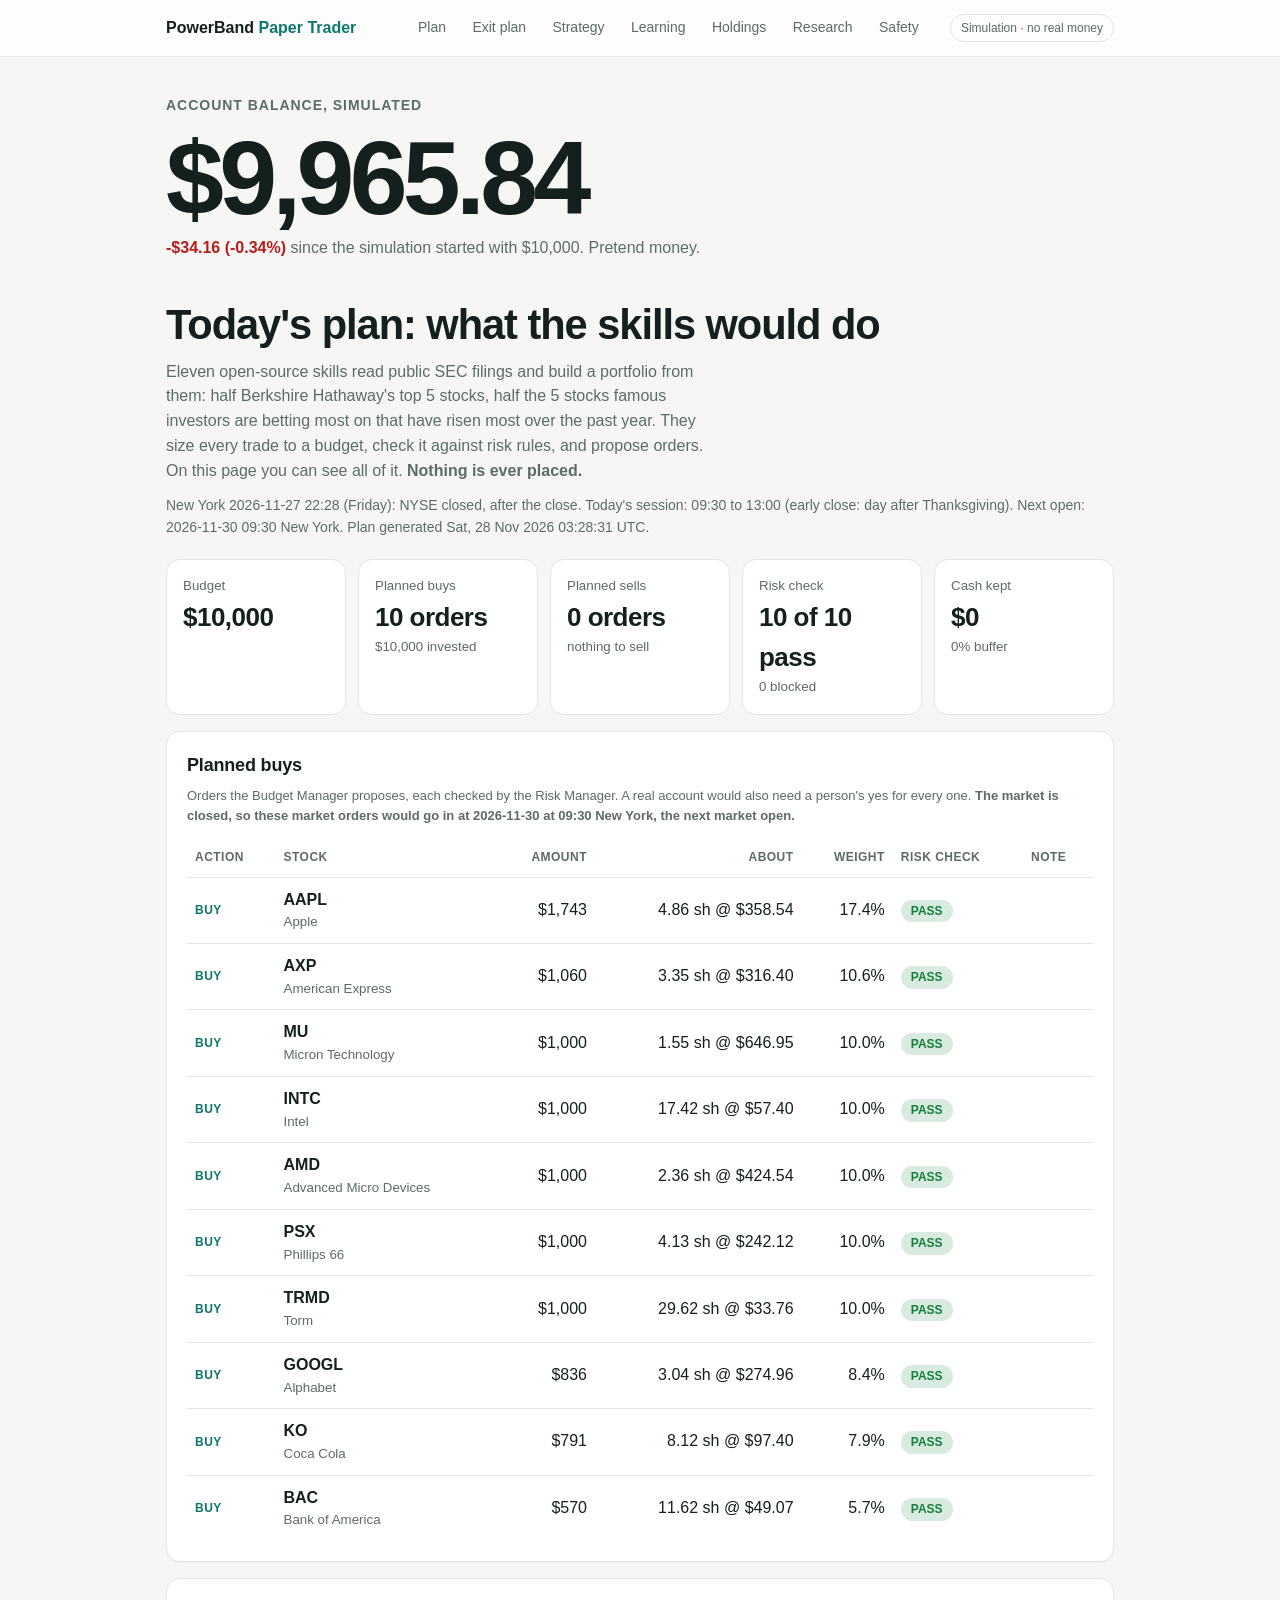
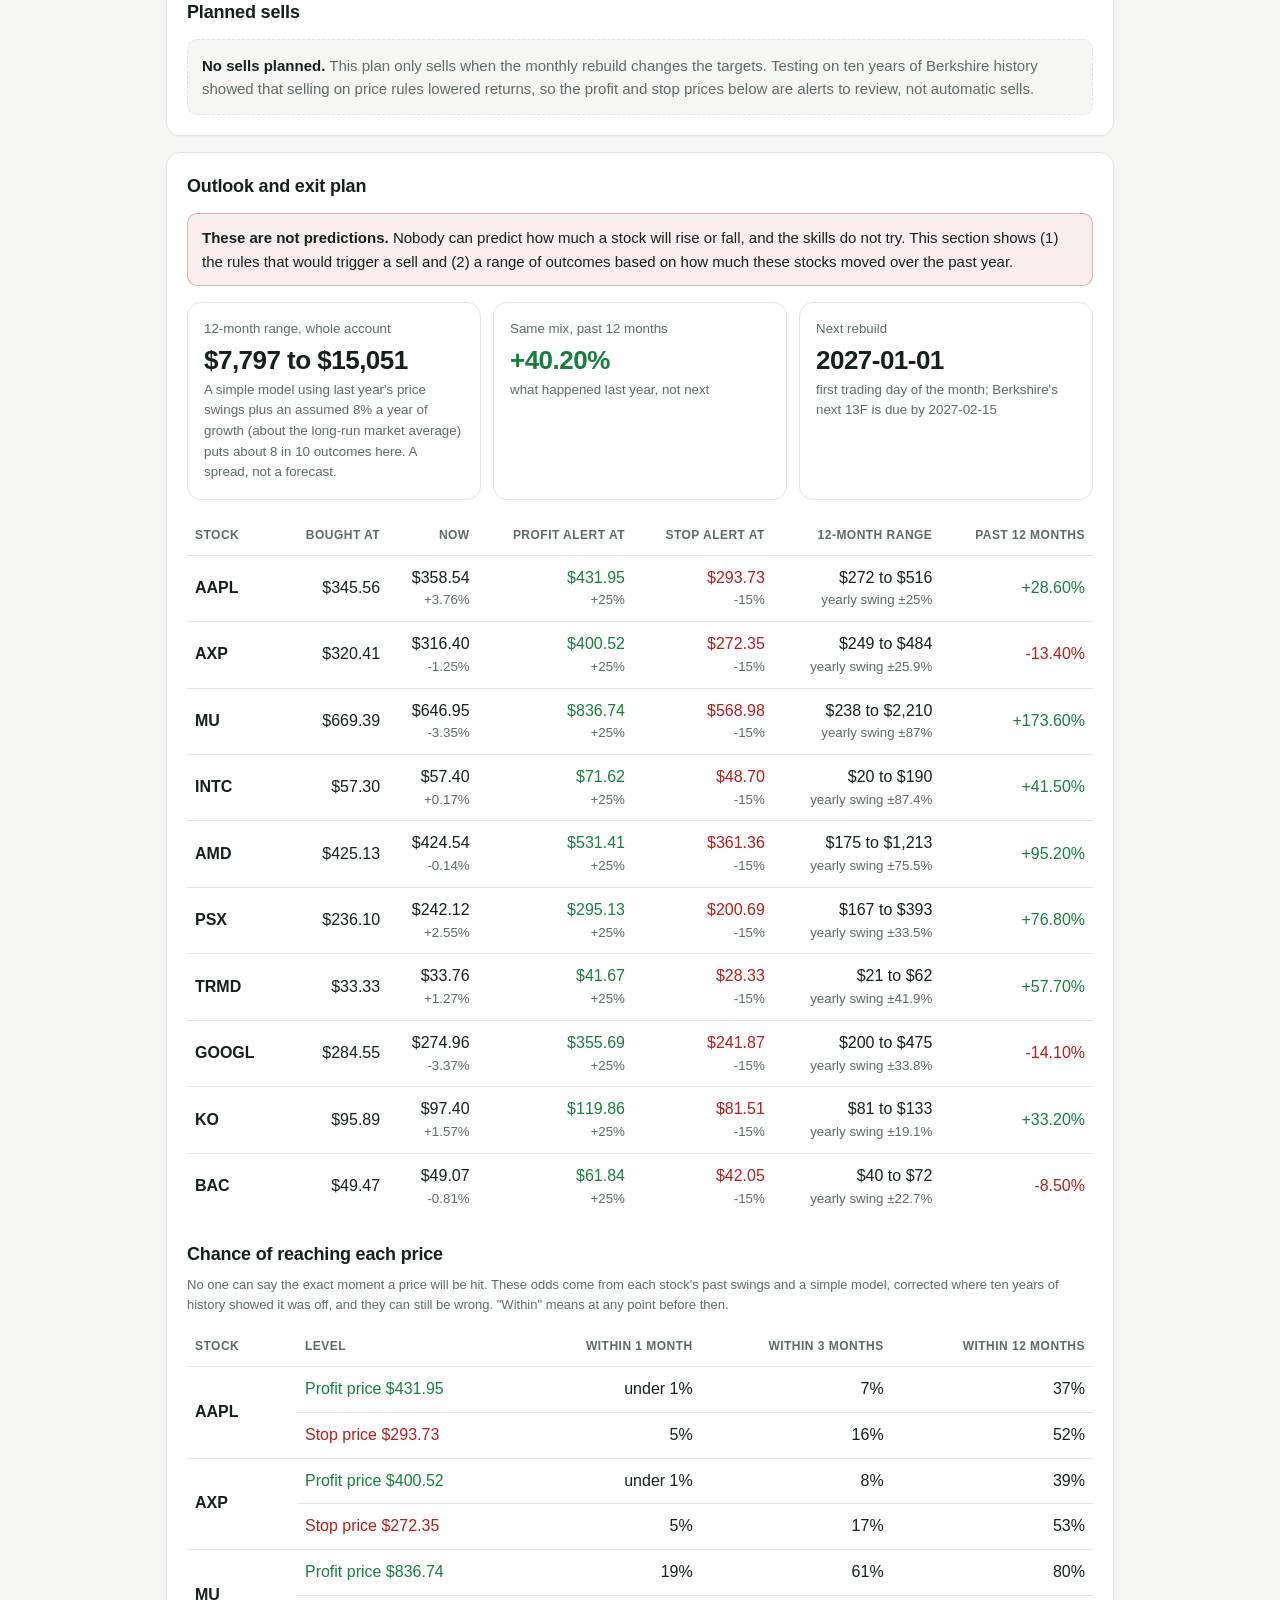
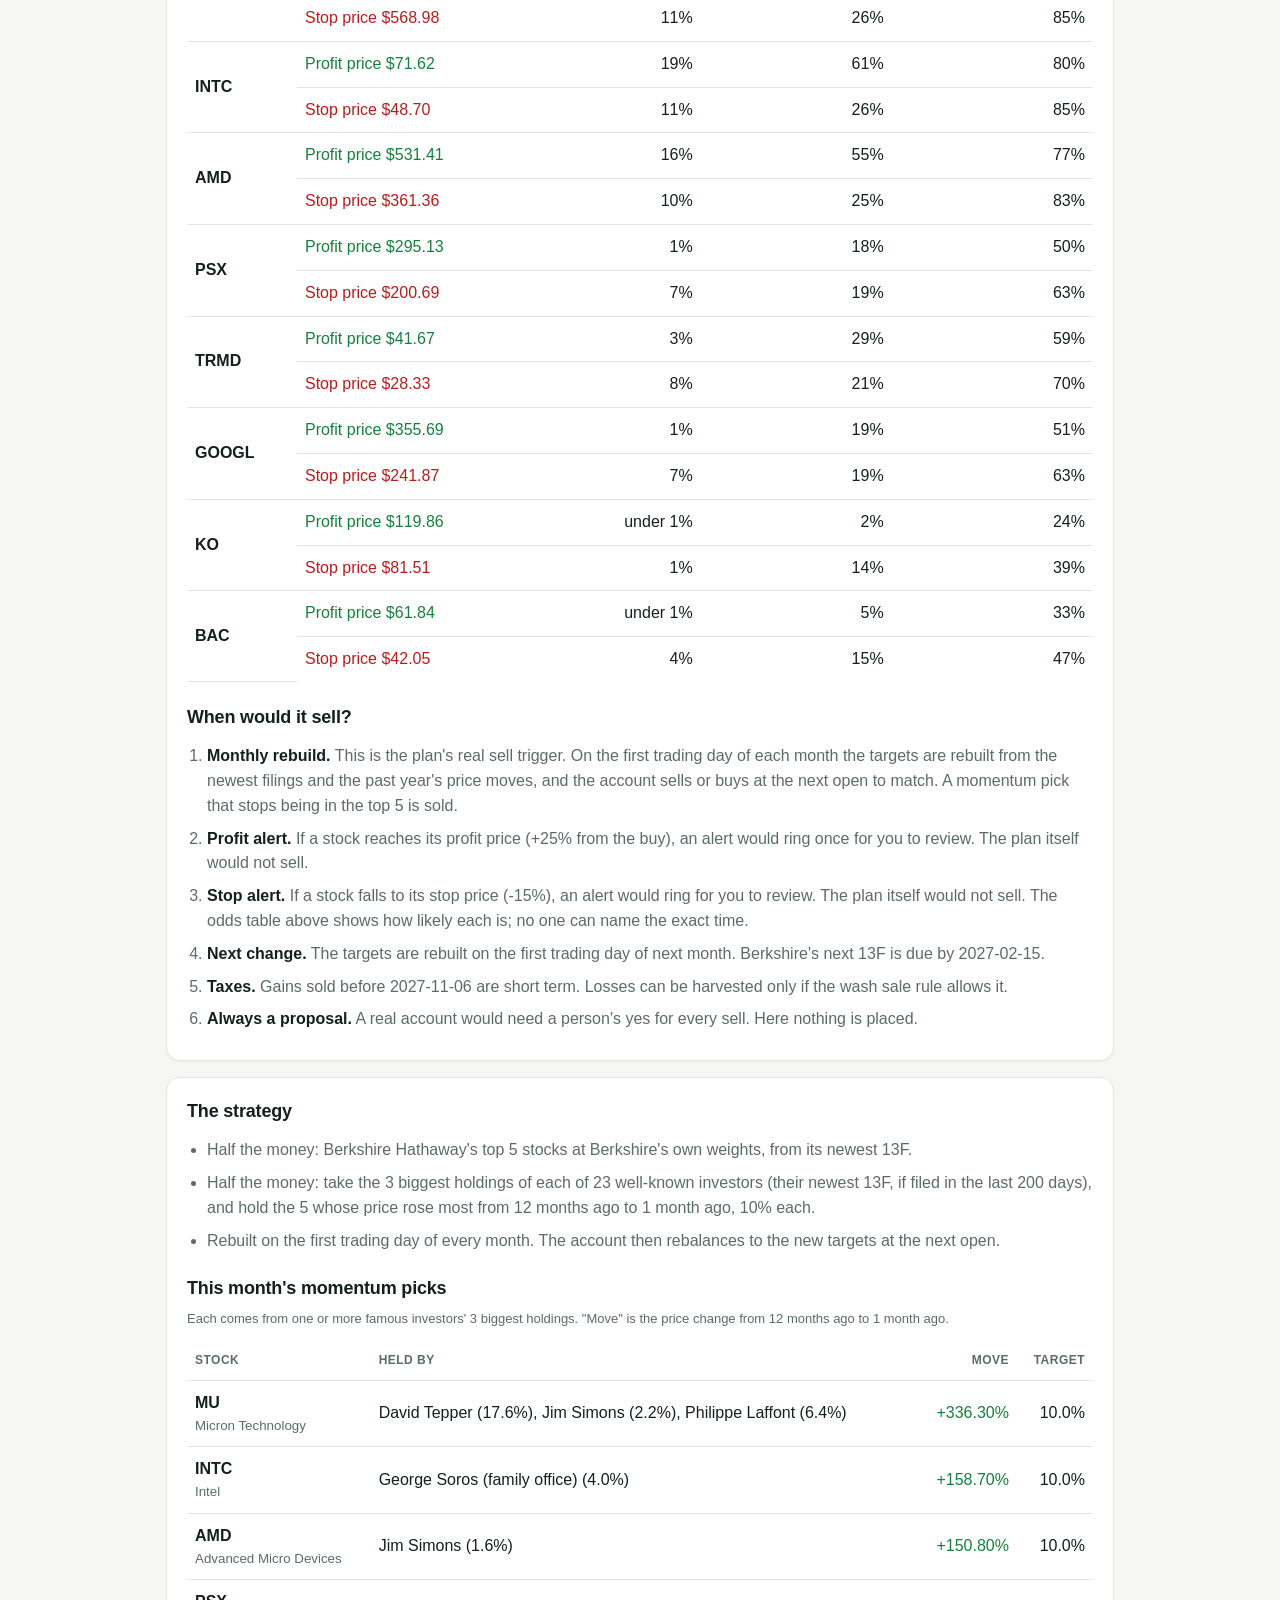
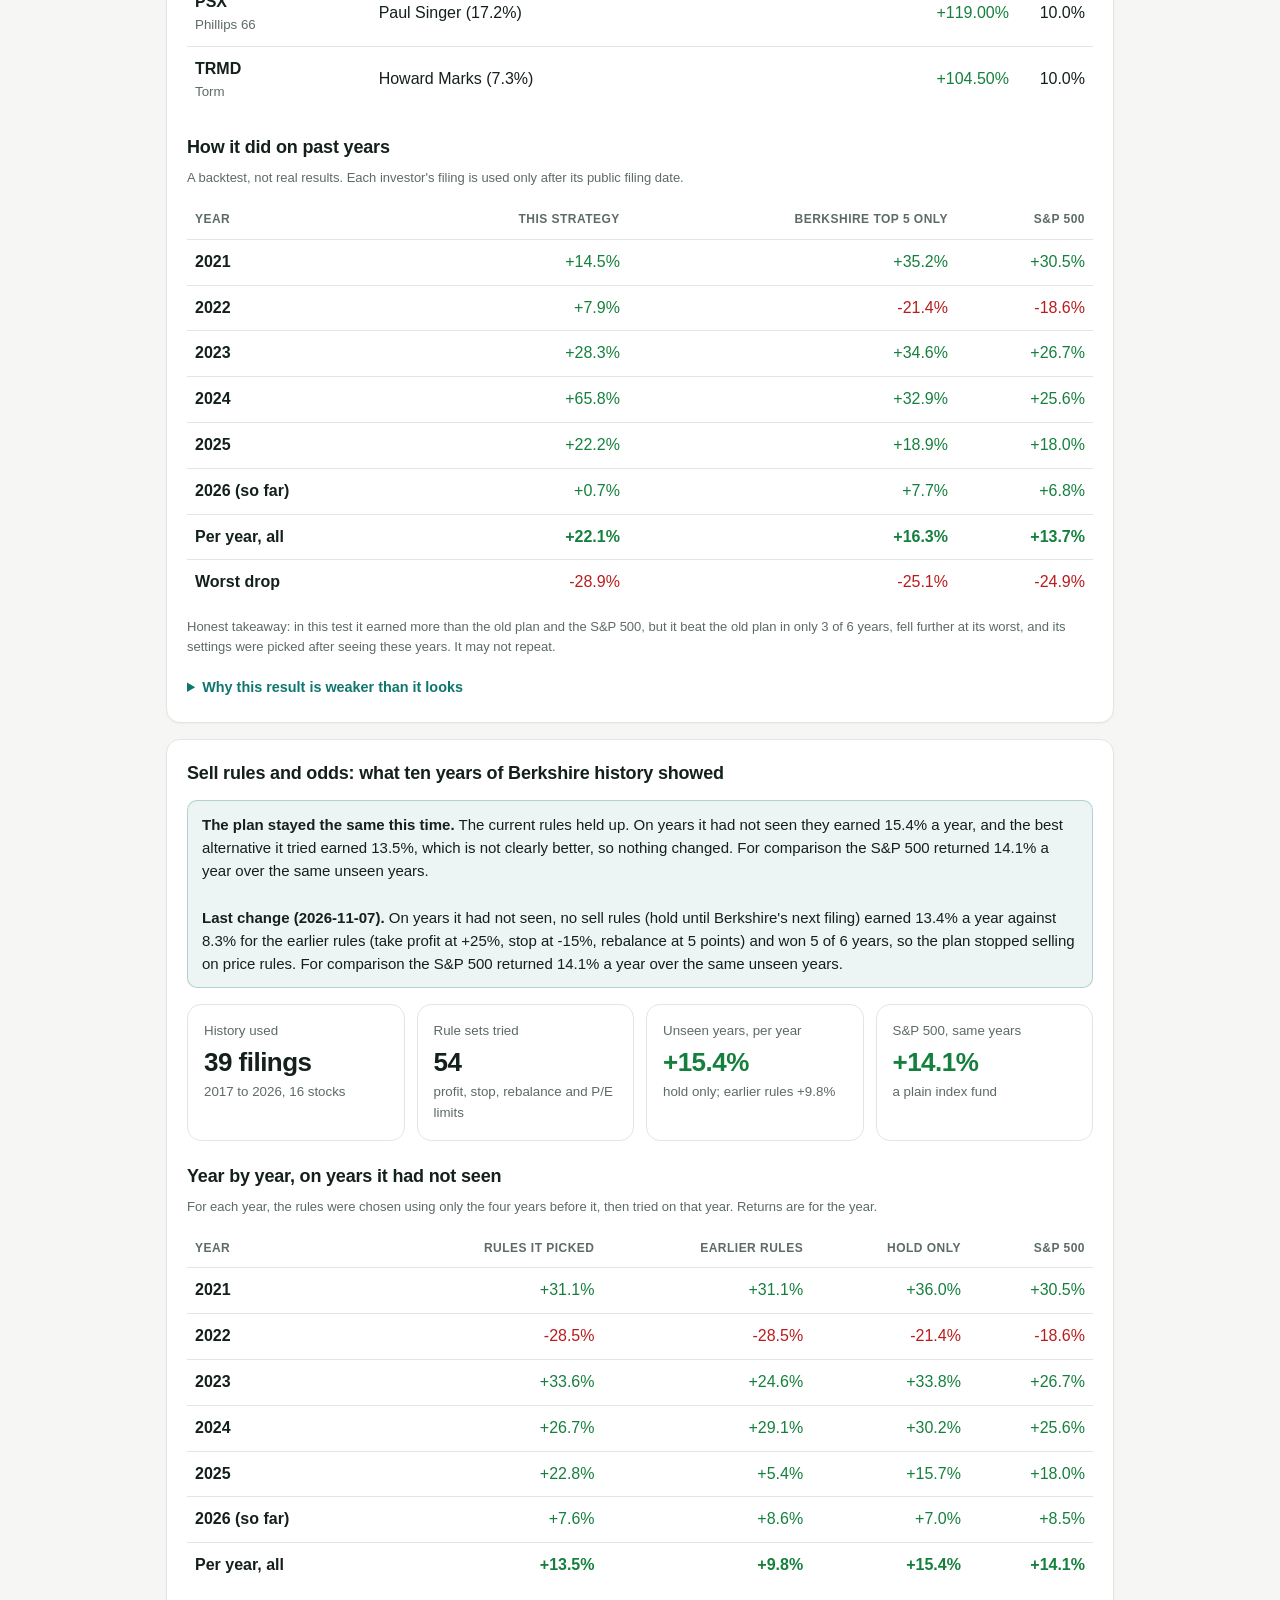
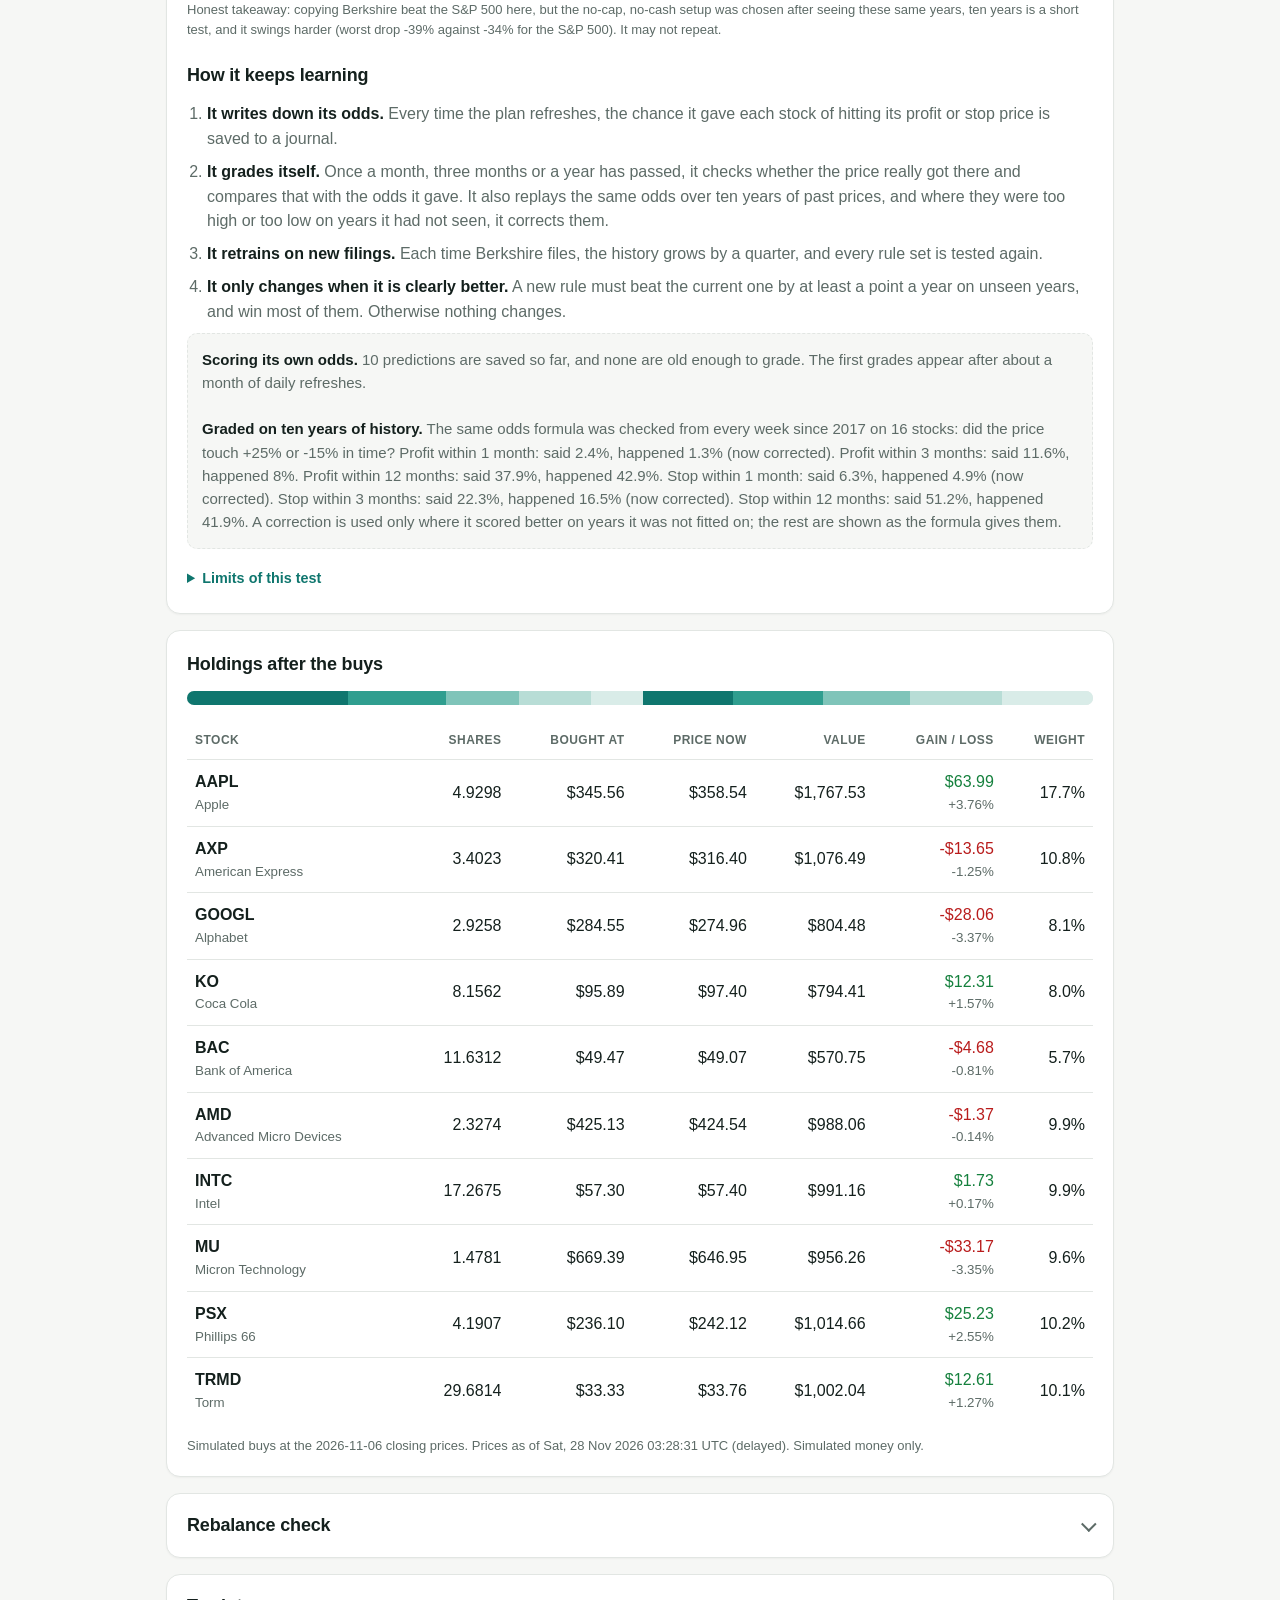
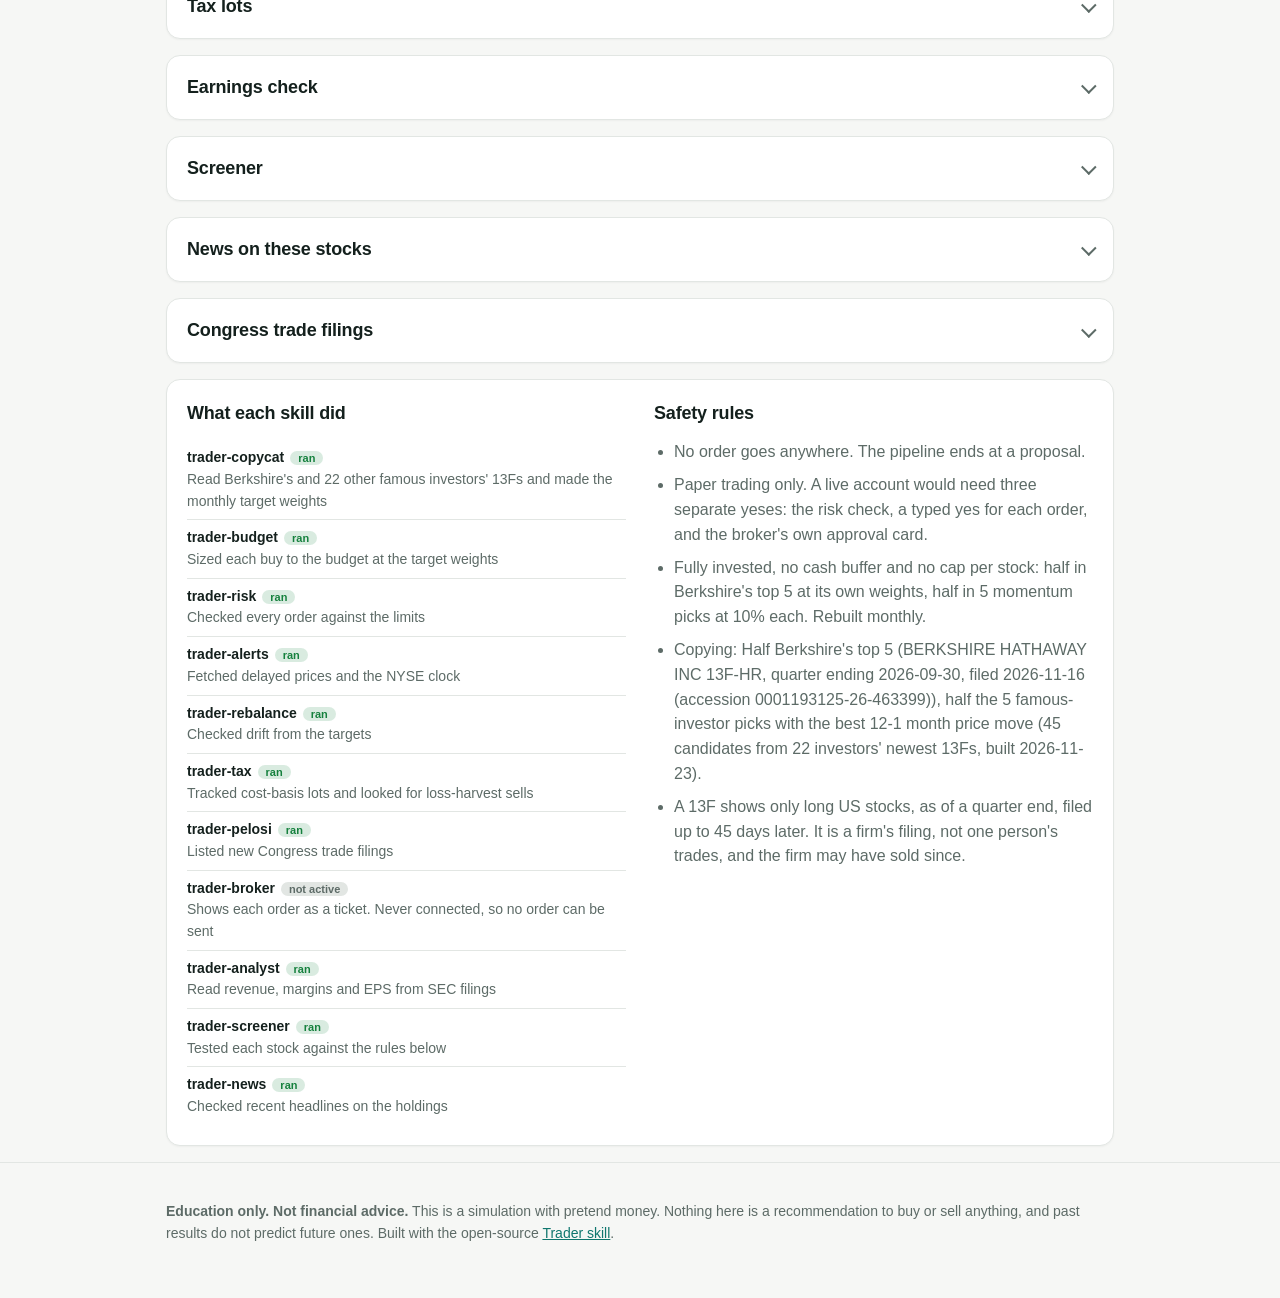
<file: index.html>
<!doctype html>
<html lang="en">
<head>
<meta charset="utf-8">
<meta name="viewport" content="width=device-width, initial-scale=1">
<title>PowerBand Paper Trader</title>
<meta name="description" content="A paper-trading dashboard: a $10,000 simulated portfolio that copies Berkshire Hathaway's public 13F filing. Simulated money only.">
<link rel="icon" href="data:image/svg+xml,%3Csvg xmlns='http://www.w3.org/2000/svg' viewBox='0 0 32 32'%3E%3Crect width='32' height='32' rx='7' fill='%230f766e'/%3E%3Cpath d='M6 22l7-8 5 4 8-10' fill='none' stroke='white' stroke-width='3' stroke-linecap='round' stroke-linejoin='round'/%3E%3C/svg%3E">
<link rel="stylesheet" href="styles.css?v=3">
</head>
<body>
<header class="top"><div class="wrap bar">
  <a class="brand" href="/">PowerBand <span>Paper Trader</span></a>
  <nav class="nav" aria-label="Sections"><a href="#plan">Plan</a><a href="#outlook">Exit plan</a><a href="#strategy">Strategy</a><a href="#learning">Learning</a><a href="#holdings-sec">Holdings</a><a href="#research">Research</a><a href="#safety">Safety</a></nav>
  <span class="pill">Simulation · no real money</span>
</div></header>

<main class="wrap">
  <section class="total" aria-live="polite">
    <small>Account balance, simulated</small>
    <div class="big" id="bigtotal">$--</div>
    <div class="bigsub" id="bigsub"></div>
    <div class="compare" id="compare"></div>
  </section>
  <section class="hero">
    <h1>Today's plan: what the skills would do</h1>
    <p class="lead">Eleven open-source skills read public SEC filings and build a portfolio from them: half Berkshire Hathaway's top 5 stocks, half the 5 stocks famous investors are betting most on that have risen most over the past year. They size every trade to a budget, check it against risk rules, and propose orders. On this page you can see all of it. <b>Nothing is ever placed.</b></p>
    <p class="status" id="status"></p>
  </section>

  <div class="tabs" role="tablist" id="tabs"></div>
  <section class="cards" id="cards"></section>

  <section class="panel" id="plan"><h2>Planned buys</h2>
    <p class="fine top0">Orders the Budget Manager proposes, each checked by the Risk Manager. A real account would also need a person's yes for every one. <b id="buytime"></b></p>
    <div class="tablewrap"><table id="buys"><thead><tr><th>Action</th><th>Stock</th><th class="n">Amount</th><th class="n">About</th><th class="n">Weight</th><th>Risk check</th><th>Note</th></tr></thead><tbody></tbody></table></div>
  </section>

  <section class="panel"><h2>Planned sells</h2><div id="sells"></div></section>

  <section class="panel" id="outlook"><h2>Outlook and exit plan</h2>
    <div class="warn"><b>These are not predictions.</b> Nobody can predict how much a stock will rise or fall, and the skills do not try. This section shows (1) the rules that would trigger a sell and (2) a range of outcomes based on how much these stocks moved over the past year.</div>
    <div class="cards" id="ocards"></div>
    <div class="tablewrap"><table id="exit"><thead><tr><th>Stock</th><th class="n">Bought at</th><th class="n">Now</th><th class="n">Sell for profit at</th><th class="n">Sell to cut loss at</th><th class="n">12-month range</th><th class="n">Past 12 months</th></tr></thead><tbody></tbody></table></div>
    <h2 class="sub">Chance of reaching each price</h2>
    <p class="fine top0">No one can say the exact moment a price will be hit. These odds come from each stock's past swings and a simple model, corrected where ten years of history showed it was off, and they can still be wrong. "Within" means at any point before then.</p>
    <div class="tablewrap"><table id="odds"><thead><tr><th>Stock</th><th>Level</th><th class="n">Within 1 month</th><th class="n">Within 3 months</th><th class="n">Within 12 months</th></tr></thead><tbody></tbody></table></div>
    <h2 class="sub">When would it sell?</h2>
    <ol class="steps" id="when"></ol>
  </section>

  <section class="panel" id="strategy"><h2>The strategy</h2>
    <ul class="notes" id="srules"></ul>
    <h2 class="sub">This month's momentum picks</h2>
    <p class="fine top0">Each comes from one or more famous investors' 3 biggest holdings. "Move" is the price change from 12 months ago to 1 month ago.</p>
    <div class="tablewrap"><table id="spicks"><thead><tr><th>Stock</th><th>Held by</th><th class="n">Move</th><th class="n">Target</th></tr></thead><tbody></tbody></table></div>
    <h2 class="sub">How it did on past years</h2>
    <p class="fine top0">A backtest, not real results. Each investor's filing is used only after its public filing date.</p>
    <div class="tablewrap"><table id="syears"><thead><tr><th>Year</th><th class="n">This strategy</th><th class="n">Berkshire top 5 only</th><th class="n">S&amp;P 500</th></tr></thead><tbody></tbody></table></div>
    <p class="fine" id="stake"></p>
    <details class="inner"><summary>Why this result is weaker than it looks</summary><ul class="notes" id="scav"></ul></details>
  </section>

  <section class="panel" id="learning"><h2>Sell rules and odds: what ten years of Berkshire history showed</h2>
    <div class="note" id="ldecision"></div>
    <div class="cards" id="lcards"></div>
    <h2 class="sub">Year by year, on years it had not seen</h2>
    <p class="fine top0">For each year, the rules were chosen using only the four years before it, then tried on that year. Returns are for the year.</p>
    <div class="tablewrap"><table id="lfolds"><thead><tr><th>Year</th><th class="n">Rules it picked</th><th class="n">Earlier rules</th><th class="n">Hold only</th><th class="n">S&amp;P 500</th></tr></thead><tbody></tbody></table></div>
    <p class="fine" id="ltake"></p>
    <h2 class="sub">How it keeps learning</h2>
    <ol class="steps">
      <li><b>It writes down its odds.</b> Every time the plan refreshes, the chance it gave each stock of hitting its profit or stop price is saved to a journal.</li>
      <li><b>It grades itself.</b> Once a month, three months or a year has passed, it checks whether the price really got there and compares that with the odds it gave. It also replays the same odds over ten years of past prices, and where they were too high or too low on years it had not seen, it corrects them.</li>
      <li><b>It retrains on new filings.</b> Each time Berkshire files, the history grows by a quarter, and every rule set is tested again.</li>
      <li><b>It only changes when it is clearly better.</b> A new rule must beat the current one by at least a point a year on unseen years, and win most of them. Otherwise nothing changes.</li>
    </ol>
    <div class="empty" id="lcal"></div>
    <details class="inner"><summary>Limits of this test</summary><ul class="notes" id="lcav"></ul></details>
  </section>

  <section class="panel" id="holdings-sec"><h2>Holdings after the buys</h2>
    <div class="alloc" id="alloc" aria-hidden="true"></div>
    <div class="tablewrap"><table id="holdings"><thead><tr><th>Stock</th><th class="n">Shares</th><th class="n">Bought at</th><th class="n">Price now</th><th class="n">Value</th><th class="n">Gain / loss</th><th class="n">Weight</th></tr></thead><tbody></tbody></table></div>
    <p class="fine" id="stamp"></p>
  </section>

  <details class="panel fold" id="research"><summary><h2>Rebalance check</h2></summary>
    <p class="fine top0" id="rebnote"></p>
    <div class="tablewrap"><table id="reb"><thead><tr><th>Stock</th><th class="n">Now</th><th class="n">Target</th><th class="n">Drift</th><th>Action</th></tr></thead><tbody></tbody></table></div>
  </details>

  <details class="panel fold"><summary><h2>Tax lots</h2></summary>
    <div class="tablewrap"><table id="lots"><thead><tr><th>Lot</th><th>Bought</th><th class="n">Shares</th><th class="n">Cost</th><th class="n">Value</th><th class="n">Gain / loss</th><th>Term</th></tr></thead><tbody></tbody></table></div>
    <p class="fine" id="taxnote"></p>
  </details>

  <details class="panel fold"><summary><h2>Earnings check</h2></summary>
    <p class="fine top0">Read straight from each company's SEC filings (latest quarter against the same quarter a year earlier, plus trailing twelve months).</p>
    <div class="tablewrap"><table id="earn"><thead><tr><th>Stock</th><th>Quarter ended</th><th class="n">Revenue (12 mo)</th><th class="n">Revenue growth</th><th class="n">EPS (12 mo)</th><th class="n">Operating margin</th></tr></thead><tbody></tbody></table></div>
  </details>

  <details class="panel fold"><summary><h2>Screener</h2></summary>
    <p class="fine top0" id="scrnote"></p>
    <div class="tablewrap"><table id="scr"><thead><tr><th>Stock</th><th>Result</th><th>Why</th></tr></thead><tbody></tbody></table></div>
  </details>

  <details class="panel fold"><summary><h2>News on these stocks</h2></summary>
    <p class="fine top0">Headlines from the last 72 hours. The monitor flags them; it does not trade on them.</p>
    <ul class="list news" id="news"></ul>
  </details>

  <details class="panel fold"><summary><h2>Congress trade filings</h2></summary>
    <p class="fine top0">Latest stock-trade disclosures filed by Nancy Pelosi with the House Clerk. The tracker lists new filings; it does not copy them.</p>
    <ul class="list" id="congress"></ul>
  </details>

  <section class="panel two" id="safety">
    <div><h2>What each skill did</h2><ul class="skills" id="skills"></ul></div>
    <div><h2>Safety rules</h2>
      <ul class="notes">
        <li>No order goes anywhere. The pipeline ends at a proposal.</li>
        <li>Paper trading only. A live account would need three separate yeses: the risk check, a typed yes for each order, and the broker's own approval card.</li>
        <li>Fully invested, no cash buffer and no cap per stock: half in Berkshire's top 5 at its own weights, half in 5 momentum picks at 10% each. Rebuilt monthly.</li>
        <li id="srcnote"></li>
        <li>A 13F shows only long US stocks, as of a quarter end, filed up to 45 days later. It is a firm's filing, not one person's trades, and the firm may have sold since.</li>
      </ul></div>
  </section>
</main>

<footer class="foot"><div class="wrap">
  <p><b>Education only. Not financial advice.</b> This is a simulation with pretend money. Nothing here is a recommendation to buy or sell anything, and past results do not predict future ones. Built with the open-source <a href="https://github.com/Jakeschincariol/trader-skill">Trader skill</a>.</p>
</div></footer>
<script src="app.js?v=4"></script>
</body>
</html>
</file>
<file: styles.css>
:root{--bg:#f6f7f5;--card:#fff;--ink:#14201d;--mute:#5d6b67;--line:#e2e6e3;--brand:#0f766e;--up:#15803d;--down:#b91c1c;--bar1:#0f766e;--bar2:#2f9e8f;--bar3:#7fc4b9;--bar4:#b8ddd6;--bar5:#d9ece8}
@media (prefers-color-scheme:dark){:root:not([data-theme=light]){--bg:#0d1412;--card:#141d1a;--ink:#e8f0ed;--line:#25322e;--brand:#2dd4bf;--up:#4ade80;--down:#f87171;--bar1:#2dd4bf;--bar2:#1fa898;--bar3:#17806f;--bar4:#115e52;--bar5:#0d4a41}}
@media (prefers-color-scheme:dark){:root:not([data-theme=light]){--mute:#9bafa8}}
*{box-sizing:border-box}
body{margin:0;background:var(--bg);color:var(--ink);font:16px/1.55 -apple-system,BlinkMacSystemFont,"Segoe UI",Roboto,sans-serif}
.wrap{max-width:980px;margin:0 auto;padding:0 16px}
.top{position:sticky;top:0;z-index:10;background:color-mix(in srgb,var(--card) 72%,transparent);-webkit-backdrop-filter:blur(20px) saturate(180%);backdrop-filter:blur(20px) saturate(180%);border-bottom:1px solid color-mix(in srgb,var(--line) 70%,transparent)}
.bar{display:flex;justify-content:space-between;align-items:center;gap:12px;height:56px}
.brand{font-weight:700;color:var(--ink);text-decoration:none}.brand span{color:var(--brand)}
.pill{font-size:12px;border:1px solid var(--line);border-radius:99px;padding:4px 10px;color:var(--mute);white-space:nowrap}
.hero{padding:40px 0 20px}
h1{font-size:clamp(1.75rem,5vw,2.6rem);line-height:1.08;margin:0 0 .75rem;letter-spacing:-.025em;font-weight:700}
h2{font-size:1.125rem;margin:0 0 .75rem;letter-spacing:-.01em}
.lead{color:var(--mute);max-width:62ch;margin:0}
.tabs{display:flex;gap:8px;margin:20px 0}
.tabs button{font:inherit;font-weight:600;padding:9px 18px;border-radius:99px;border:1px solid var(--line);background:var(--card);color:var(--ink);cursor:pointer}
.tabs button[aria-selected=true]{background:var(--brand);border-color:var(--brand);color:#fff}
.cards{display:grid;grid-template-columns:repeat(auto-fit,minmax(165px,1fr));gap:12px;margin-bottom:16px}
.card{background:var(--card);border:1px solid var(--line);border-radius:14px;padding:16px}
.card small{color:var(--mute);display:block}.card b{font-size:26px;letter-spacing:-.02em;font-variant-numeric:tabular-nums}
.panel{background:var(--card);border:1px solid var(--line);border-radius:14px;padding:20px;margin-bottom:16px}
.two{display:grid;grid-template-columns:1fr 1fr;gap:28px}
@media(max-width:720px){.two{grid-template-columns:1fr}}
.alloc{display:flex;height:14px;border-radius:7px;overflow:hidden;margin-bottom:16px;background:var(--line)}
.tablewrap{overflow-x:auto}
table{width:100%;border-collapse:collapse;font-variant-numeric:tabular-nums;min-width:600px}
th,td{padding:10px 8px;border-bottom:1px solid var(--line);text-align:left;white-space:nowrap}
th{font-size:12px;color:var(--mute);font-weight:600;text-transform:uppercase;letter-spacing:.04em}
.n{text-align:right}tbody tr:last-child td{border-bottom:0}
td small{display:block;color:var(--mute)}
.up{color:var(--up)}.down{color:var(--down)}
.fine{font-size:13px;color:var(--mute);margin:12px 0 0}
.steps,.notes{margin:0;padding-left:20px;color:var(--mute)}.steps li,.notes li{margin-bottom:8px}.steps b{color:var(--ink)}
.foot{border-top:1px solid var(--line);padding:24px 0 40px;color:var(--mute);font-size:14px}
a{color:var(--brand)}
.status{font-size:14px;color:var(--mute);margin:12px 0 0}
.top0{margin:-6px 0 12px}
.v{display:inline-block;font-size:12px;font-weight:700;border-radius:99px;padding:2px 10px}
.v.PASS{background:color-mix(in srgb,var(--up) 16%,transparent);color:var(--up)}
.v.BLOCK{background:color-mix(in srgb,var(--down) 16%,transparent);color:var(--down)}
.act{font-weight:700;letter-spacing:.04em;font-size:12px;color:var(--brand)}
.empty{background:var(--bg);border:1px dashed var(--line);border-radius:10px;padding:14px;color:var(--mute);font-size:15px}
.empty b{color:var(--ink)}
.list{list-style:none;margin:0;padding:0}.list li{padding:9px 0;border-bottom:1px solid var(--line);display:flex;justify-content:space-between;gap:10px}.list li:last-child{border:0}
.skills{list-style:none;margin:0;padding:0}.skills li{padding:7px 0;border-bottom:1px solid var(--line);font-size:14px;color:var(--mute)}.skills li:last-child{border:0}
.skills b{color:var(--ink);display:block}.tag{font-size:11px;font-weight:700;border-radius:99px;padding:1px 8px;margin-left:6px;background:var(--line);color:var(--mute)}.tag.ran{background:color-mix(in srgb,var(--up) 16%,transparent);color:var(--up)}
.news li{display:block}.news small{display:block;color:var(--mute);font-size:12px}
.total{padding:36px 0 4px;text-align:left}
.total small{color:var(--mute);font-size:14px;font-weight:600;text-transform:uppercase;letter-spacing:.06em}
.big{font-size:clamp(48px,12vw,104px);font-weight:800;line-height:1;letter-spacing:-.04em;font-variant-numeric:tabular-nums;margin:8px 0 6px}
.bigsub{color:var(--mute);font-size:16px}.bigsub .up,.bigsub .down{font-weight:700}
.hero{padding-top:24px}
.warn{background:color-mix(in srgb,var(--down) 8%,transparent);border:1px solid color-mix(in srgb,var(--down) 30%,transparent);border-radius:10px;padding:12px 14px;margin:0 0 16px;font-size:15px}
h2.sub{margin-top:22px}td small.n,td.n small{display:block;color:var(--mute)}

/* ---- Apple-style refinements ---- */
html{scroll-behavior:smooth;scroll-padding-top:4.5rem}
.nav{display:flex;gap:.25rem;margin-left:auto;margin-right:.5rem;overflow-x:auto;scrollbar-width:none}
.nav::-webkit-scrollbar{display:none}
.nav a{color:var(--mute);text-decoration:none;font-size:.875rem;font-weight:500;padding:.35rem .7rem;border-radius:99px;white-space:nowrap;transition:background-color .15s,color .15s}
.nav a:hover{background:color-mix(in srgb,var(--ink) 7%,transparent);color:var(--ink)}
@media(max-width:640px){.pill{display:none}.nav{margin-right:0}}
/* press feedback is instant: it lives on :active, not on release */
.tabs button,.nav a,summary{transition:transform .1s ease-out,background-color .15s}
.tabs button:active,.nav a:active{transform:scale(.96)}
.card,.panel{transition:transform .2s cubic-bezier(.2,.8,.2,1),box-shadow .2s}
.panel{box-shadow:0 1px 2px rgba(0,0,0,.04)}
/* big number: heavy, tightly tracked, tabular so digits never jump while it counts */
.big{letter-spacing:-.045em;font-feature-settings:"tnum"}
.total small{letter-spacing:.07em}
/* folded sections: the common path stays open, detail is one tap deeper */
.fold{padding:0}
.fold>summary{list-style:none;cursor:pointer;padding:1.1rem 1.25rem;display:flex;justify-content:space-between;align-items:center;gap:1rem;-webkit-user-select:none;user-select:none}
.fold>summary::-webkit-details-marker{display:none}
.fold>summary h2{margin:0}
.fold>summary::after{content:"";width:.55rem;height:.55rem;border-right:2px solid var(--mute);border-bottom:2px solid var(--mute);transform:rotate(45deg) translateY(-2px);transition:transform .25s cubic-bezier(.2,.8,.2,1);flex:none}
.fold[open]>summary::after{transform:rotate(-135deg) translateY(-2px)}
.fold>summary:active{background:color-mix(in srgb,var(--ink) 4%,transparent)}
.fold>:not(summary){margin-left:1.25rem;margin-right:1.25rem}
.fold>:last-child{margin-bottom:1.25rem}
.fold[open]>summary{padding-bottom:.6rem}
.foldhint{font-size:.8125rem;color:var(--mute);margin:.25rem 0 1rem}
/* accessibility */
@media (prefers-reduced-motion:reduce){html{scroll-behavior:auto}*{transition-duration:.01ms!important;animation:none!important}}
@media (prefers-reduced-transparency:reduce){.top{background:var(--card);-webkit-backdrop-filter:none;backdrop-filter:none}}
@media (prefers-contrast:more){:root{--line:#7a8782;--mute:#2f3a37}.panel,.card{border-width:2px}.top{background:var(--card);-webkit-backdrop-filter:none;backdrop-filter:none}}
@media (prefers-contrast:more) and (prefers-color-scheme:dark){:root:not([data-theme=light]){--line:#8aa09a;--mute:#cfe0da}}
:focus-visible{outline:2px solid var(--brand);outline-offset:2px;border-radius:6px}
.note{background:color-mix(in srgb,var(--brand) 8%,transparent);border:1px solid color-mix(in srgb,var(--brand) 28%,transparent);border-radius:10px;padding:12px 14px;margin:0 0 16px;font-size:15px}
details.inner{margin-top:14px}details.inner summary{cursor:pointer;color:var(--brand);font-size:.9rem;font-weight:600;padding:.25rem 0}
.livedot{display:inline-block;font-size:.72em;font-weight:600;padding:.05em .45em;border-radius:99px;background:color-mix(in srgb,var(--up,#1a7f37) 16%,transparent);color:var(--up,#1a7f37);vertical-align:.08em}

.compare{margin-top:14px;display:grid;gap:8px;max-width:760px}
.cmprow{display:grid;grid-template-columns:120px 1fr 1fr auto;gap:6px 16px;align-items:baseline;font-size:16px;font-variant-numeric:tabular-nums;padding:10px 14px;border:1px solid var(--line,#e3e5e8);border-radius:12px;background:var(--card,#fff)}
.cmplabel{color:var(--mute);font-size:13px;font-weight:700;text-transform:uppercase;letter-spacing:.06em}
.cmprow .up,.cmprow .down{font-weight:700}.cmpdiff{font-size:14px;color:var(--mute)}.cmpdiff.up,.cmpdiff.down{font-weight:600}
@media (max-width:640px){.cmprow{grid-template-columns:1fr 1fr}.cmplabel,.cmpdiff{grid-column:1/-1}}
</file>
